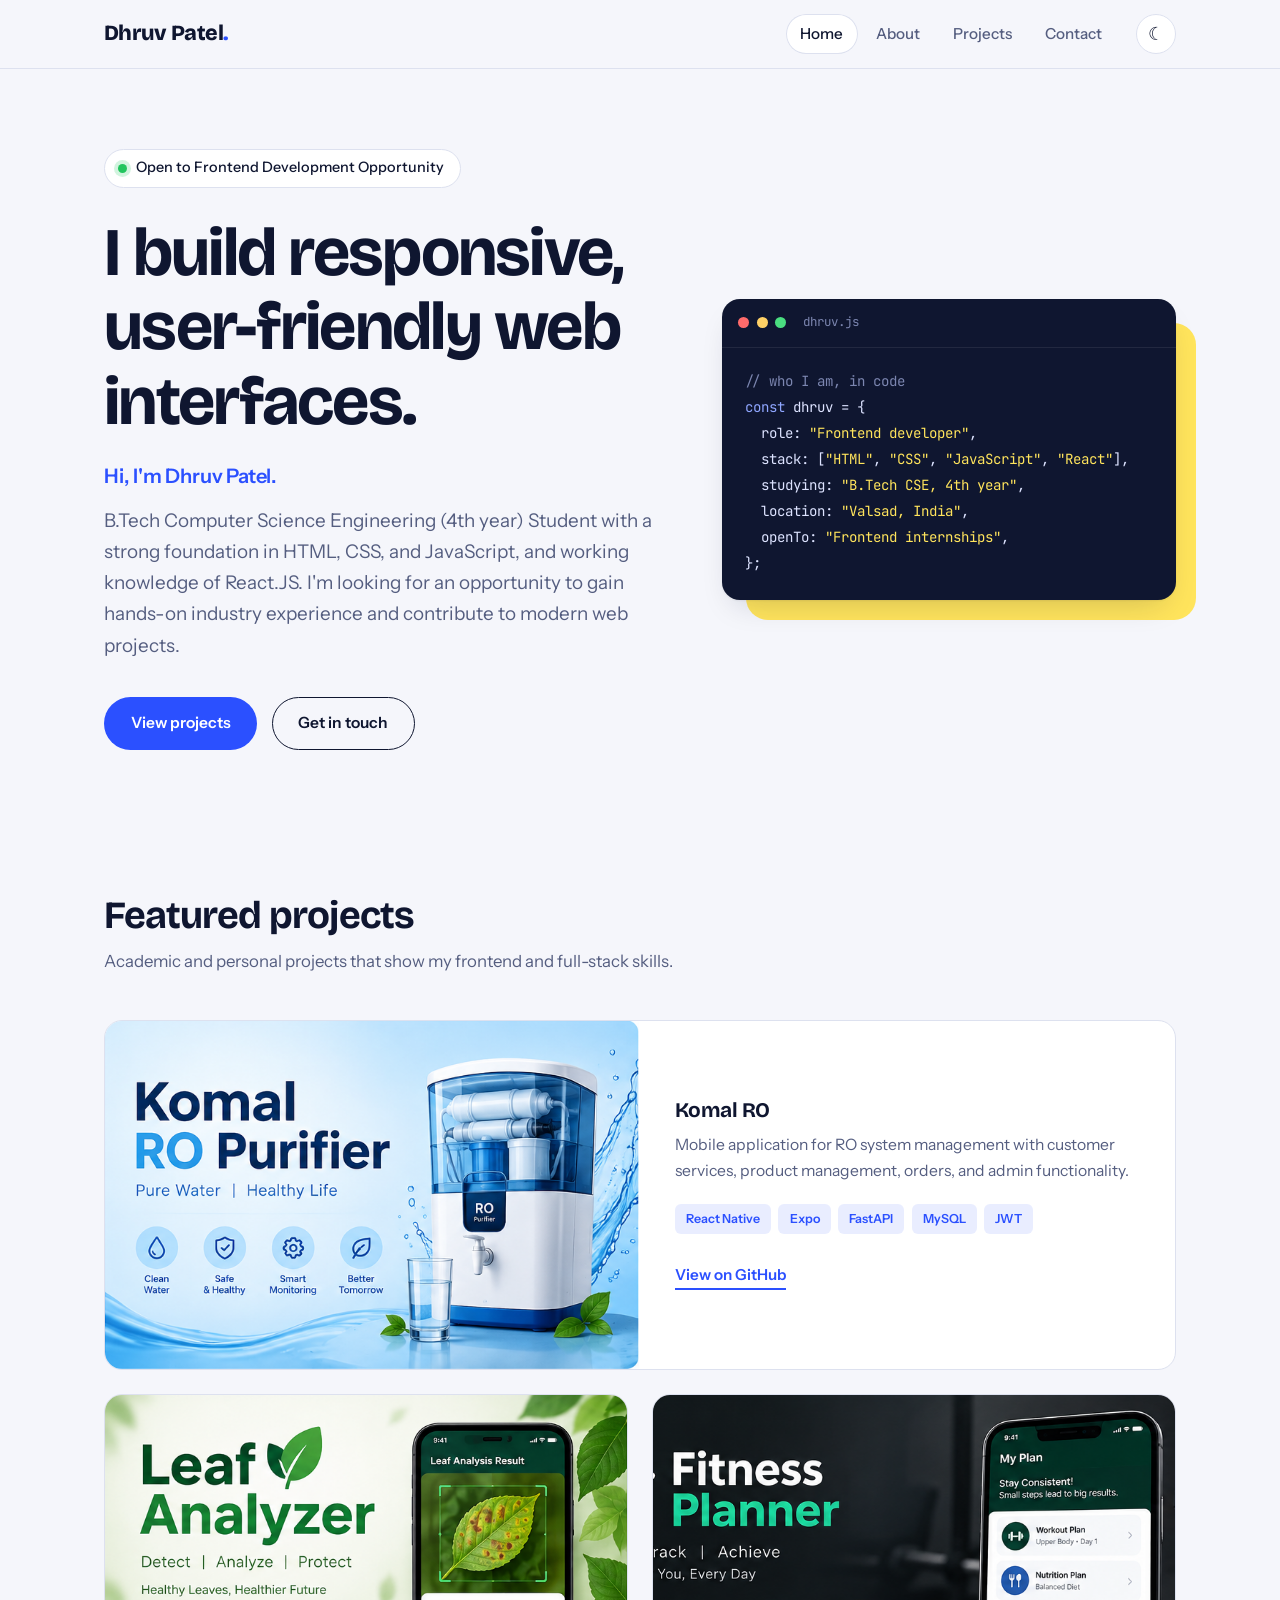
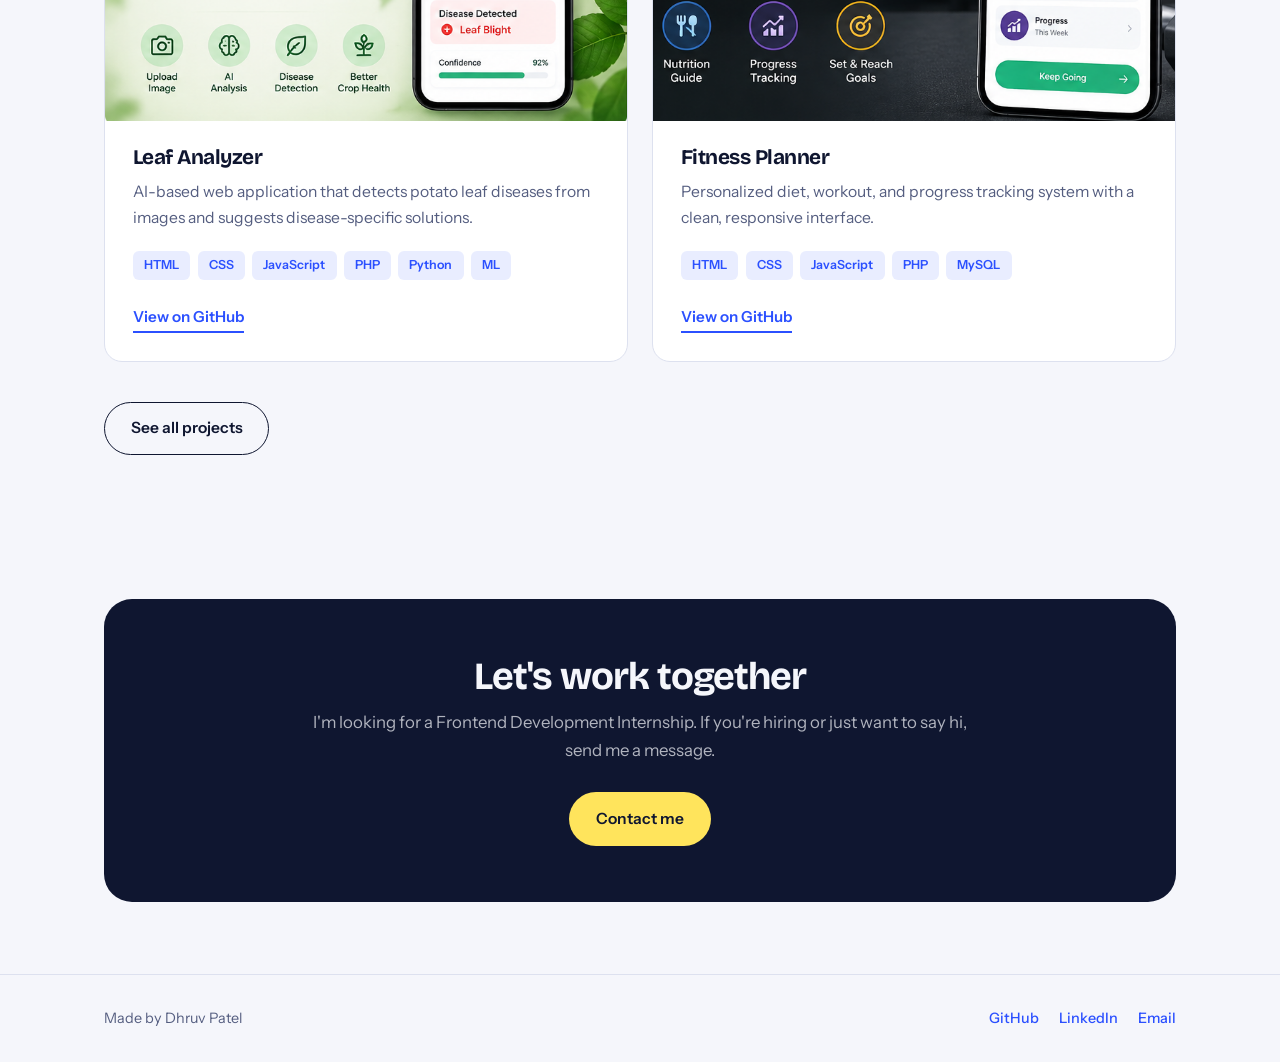
<file: index.html>
<!DOCTYPE html>
<html lang="en">
<head>
  <meta charset="UTF-8">
  <meta name="viewport" content="width=device-width, initial-scale=1.0">
  <title>Dhruv Patel | Frontend Developer</title>
  <meta name="description" content="Portfolio of Dhruv Patel - Frontend Developer and B.Tech CSE student specializing in HTML, CSS, JavaScript, and React.">
  <link rel="preconnect" href="https://fonts.googleapis.com">
  <link rel="preconnect" href="https://fonts.gstatic.com" crossorigin>
  <link href="https://fonts.googleapis.com/css2?family=Bricolage+Grotesque:opsz,wght@12..96,600;12..96,700;12..96,800&family=Instrument+Sans:wght@400;500;600&family=JetBrains+Mono:wght@400;500&display=swap" rel="stylesheet">
  <link rel="stylesheet" href="styles.css">
  <script src="script.js"></script>
</head>
<body>
  <nav>
    <div class="container nav-inner">
      <a href="index.html" class="logo">Dhruv Patel<span>.</span></a>
      <div class="nav-right">
        <ul class="nav-links" id="nav-links">
          <li><a href="index.html" class="active" aria-current="page">Home</a></li>
          <li><a href="about.html">About</a></li>
          <li><a href="projects.html">Projects</a></li>
          <li><a href="contact.html">Contact</a></li>
        </ul>
        <button class="icon-btn theme-toggle" type="button" aria-label="Switch theme">☾</button>
        <button class="icon-btn menu-toggle" type="button" aria-label="Toggle menu" aria-controls="nav-links" aria-expanded="false">☰</button>
      </div>
    </div>
  </nav>

  <main>
    <section class="hero">
      <div class="container hero-grid">
        <div>
          <div class="status">Open to Frontend Development Opportunity</div>
          <h1>I build responsive, user-friendly web interfaces.</h1>
          <span class="name">Hi, I'm Dhruv Patel.</span>
          <p class="hero-subtitle">
            B.Tech Computer Science Engineering (4th year) Student with a strong foundation in HTML, CSS, and JavaScript,
            and working knowledge of React.JS. I'm looking for an opportunity to gain hands-on industry experience and contribute to modern web projects.
          </p>
          <div class="hero-cta">
            <a href="projects.html" class="btn btn-primary">View projects</a>
            <a href="contact.html" class="btn btn-secondary">Get in touch</a>
          </div>
        </div>

        <div class="hero-visual" aria-hidden="true">
          <div class="window">
            <div class="window-bar"><i></i><i></i><i></i><span>dhruv.js</span></div>
            <div class="code">
              <span class="line" style="--i:0"><span class="c">// who I am, in code</span></span>
              <span class="line" style="--i:1"><span class="k">const</span> dhruv = {</span>
              <span class="line" style="--i:2">  role: <span class="s">"Frontend developer"</span>,</span>
              <span class="line" style="--i:3">  stack: [<span class="s">"HTML"</span>, <span class="s">"CSS"</span>, <span class="s">"JavaScript"</span>, <span class="s">"React"</span>],</span>
              <span class="line" style="--i:4">  studying: <span class="s">"B.Tech CSE, 4th year"</span>,</span>
              <span class="line" style="--i:5">  location: <span class="s">"Valsad, India"</span>,</span>
              <span class="line" style="--i:6">  openTo: <span class="s">"Frontend internships"</span>,</span>
              <span class="line" style="--i:7">};</span>
            </div>
          </div>
        </div>
      </div>
    </section>

    <section>
      <div class="container">
        <div class="section-header">
          <h2>Featured projects</h2>
          <p>Academic and personal projects that show my frontend and full-stack skills.</p>
        </div>

        <div class="project-grid">
          <article class="project project--row">
            <div class="project-media"><img src="images/komal-ro.png" alt="Komal RO app screens" loading="lazy"></div>
            <div class="project-body">
              <h3>Komal RO</h3>
              <p>Mobile application for RO system management with customer services, product management, orders, and admin functionality.</p>
              <ul class="tags">
                <li>React Native</li><li>Expo</li><li>FastAPI</li><li>MySQL</li><li>JWT</li>
              </ul>
              <a class="link" href="https://github.com/dhruvpatel85/komal-ro" target="_blank" rel="noopener">View on GitHub</a>
            </div>
          </article>

          <article class="project">
            <div class="project-media"><img src="images/Leaf Analyzer.png" alt="Leaf Analyzer" loading="lazy"></div>
            <div class="project-body">
              <h3>Leaf Analyzer</h3>
              <p>AI-based web application that detects potato leaf diseases from images and suggests disease-specific solutions.</p>
              <ul class="tags">
                <li>HTML</li><li>CSS</li><li>JavaScript</li><li>PHP</li><li>Python</li><li>ML</li>
              </ul>
              <a class="link" href="https://github.com/dhruvpatel85/leaf-analyzer" target="_blank" rel="noopener">View on GitHub</a>
            </div>
          </article>

          <article class="project">
            <div class="project-media"><img src="images/Fitness Planner.png" alt="Fitness Planner" loading="lazy"></div>
            <div class="project-body">
              <h3>Fitness Planner</h3>
              <p>Personalized diet, workout, and progress tracking system with a clean, responsive interface.</p>
              <ul class="tags">
                <li>HTML</li><li>CSS</li><li>JavaScript</li><li>PHP</li><li>MySQL</li>
              </ul>
              <a class="link" href="https://github.com/dhruvpatel85/fitness_planner" target="_blank" rel="noopener">View on GitHub</a>
            </div>
          </article>
        </div>

        <div style="margin-top: 2.5rem;">
          <a href="projects.html" class="btn btn-secondary">See all projects</a>
        </div>
      </div>
    </section>

    <section>
      <div class="container">
        <div class="cta">
          <h2>Let's work together</h2>
          <p>I'm looking for a Frontend Development Internship. If you're hiring or just want to say hi, send me a message.</p>
          <a href="contact.html" class="btn btn-primary">Contact me</a>
        </div>
      </div>
    </section>
  </main>

  <footer>
    <div class="container footer-inner">
      <p>Made by Dhruv Patel</p>
      <div class="footer-links">
        <a href="https://github.com/dhruvpatel85" target="_blank" rel="noopener">GitHub</a>
        <a href="https://www.linkedin.com/in/dhruv-patel-a21107290" target="_blank" rel="noopener">LinkedIn</a>
        <a href="mailto:dhruvvpatel85@gmail.com">Email</a>
      </div>
    </div>
  </footer>
</body>
</html>
</file>
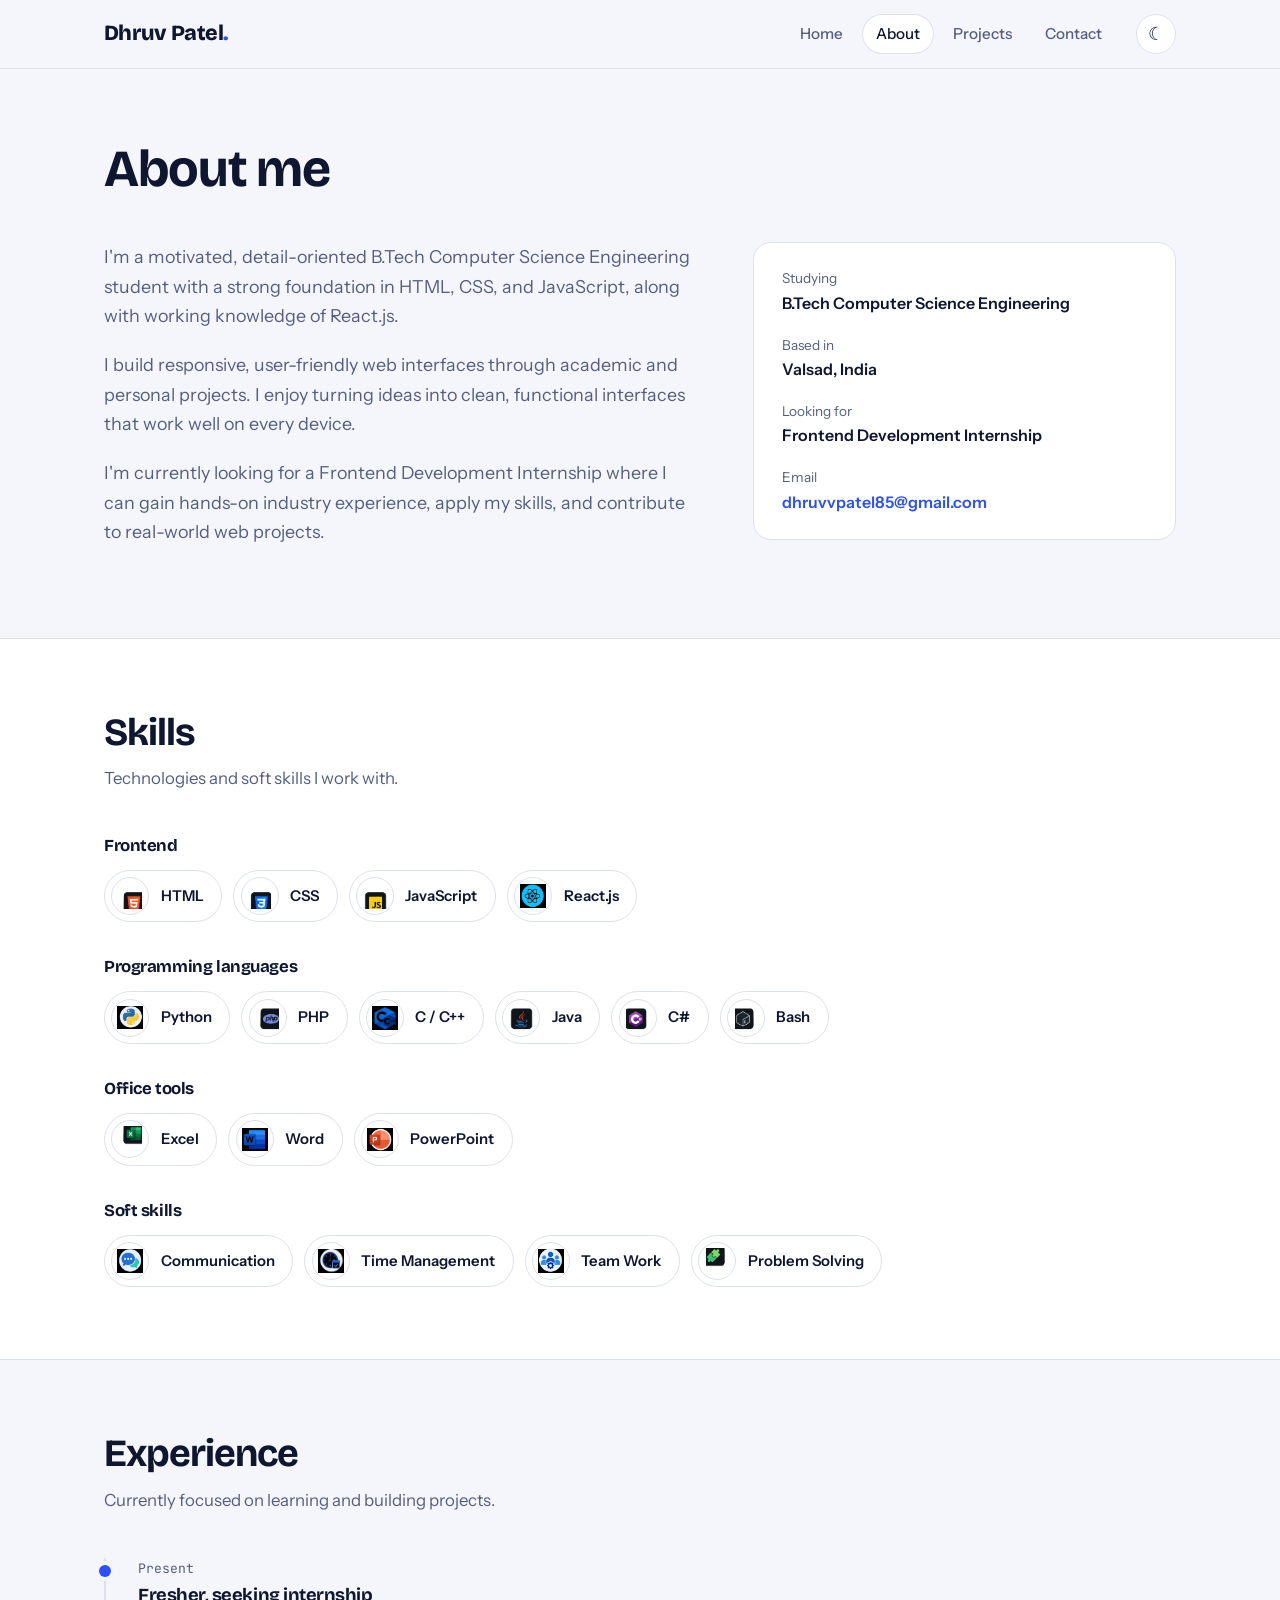
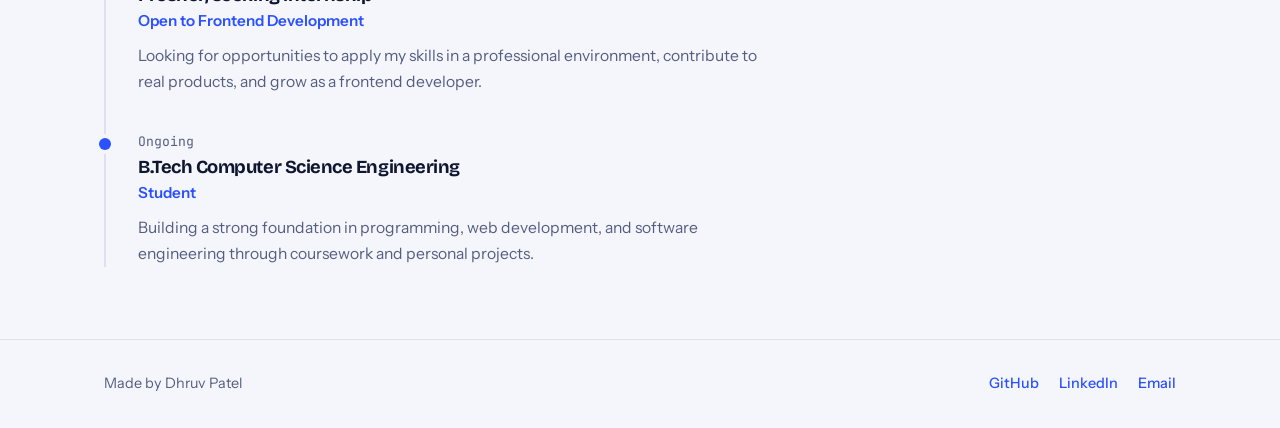
<file: about.html>
<!DOCTYPE html>
<html lang="en">
<head>
  <meta charset="UTF-8">
  <meta name="viewport" content="width=device-width, initial-scale=1.0">
  <title>About | Dhruv Patel</title>
  <meta name="description" content="About Dhruv Patel - Frontend Developer and B.Tech CSE student.">
  <link rel="preconnect" href="https://fonts.googleapis.com">
  <link rel="preconnect" href="https://fonts.gstatic.com" crossorigin>
  <link href="https://fonts.googleapis.com/css2?family=Bricolage+Grotesque:opsz,wght@12..96,600;12..96,700;12..96,800&family=Instrument+Sans:wght@400;500;600&family=JetBrains+Mono:wght@400;500&display=swap" rel="stylesheet">
  <link rel="stylesheet" href="styles.css">
  <script src="script.js"></script>
</head>
<body>
  <nav>
    <div class="container nav-inner">
      <a href="index.html" class="logo">Dhruv Patel<span>.</span></a>
      <div class="nav-right">
        <ul class="nav-links" id="nav-links">
          <li><a href="index.html">Home</a></li>
          <li><a href="about.html" class="active" aria-current="page">About</a></li>
          <li><a href="projects.html">Projects</a></li>
          <li><a href="contact.html">Contact</a></li>
        </ul>
        <button class="icon-btn theme-toggle" type="button" aria-label="Switch theme">☾</button>
        <button class="icon-btn menu-toggle" type="button" aria-label="Toggle menu" aria-controls="nav-links" aria-expanded="false">☰</button>
      </div>
    </div>
  </nav>

  <main>
    <section>
      <div class="container">
        <div class="section-header">
          <h1 style="font-size: clamp(2.25rem, 5vw, 3.25rem);">About me</h1>
        </div>

        <div class="about-grid">
          <div class="about-text">
            <p>
              I'm a motivated, detail-oriented B.Tech Computer Science Engineering student with a strong foundation in HTML, CSS, and JavaScript, along with working knowledge of React.js.
            </p>
            <p>
              I build responsive, user-friendly web interfaces through academic and personal projects. I enjoy turning ideas into clean, functional interfaces that work well on every device.
            </p>
            <p>
              I'm currently looking for a Frontend Development Internship where I can gain hands-on industry experience, apply my skills, and contribute to real-world web projects.
            </p>
          </div>

          <aside class="facts">
            <dl>
              <div><dt>Studying</dt><dd>B.Tech Computer Science Engineering</dd></div>
              <div><dt>Based in</dt><dd>Valsad, India</dd></div>
              <div><dt>Looking for</dt><dd>Frontend Development Internship</dd></div>
              <div><dt>Email</dt><dd><a href="mailto:dhruvvpatel85@gmail.com">dhruvvpatel85@gmail.com</a></dd></div>
            </dl>
          </aside>
        </div>
      </div>
    </section>

    <section class="band">
      <div class="container">
        <div class="section-header">
          <h2>Skills</h2>
          <p>Technologies and soft skills I work with.</p>
        </div>

        <div class="skill-group">
          <h3>Frontend</h3>
          <div class="skills-grid">
            <div class="skill-item"><div class="icon"><img src="images/html.png" alt=""></div><span>HTML</span></div>
            <div class="skill-item"><div class="icon"><img src="images/css.png" alt=""></div><span>CSS</span></div>
            <div class="skill-item"><div class="icon"><img src="images/javascript.png" alt=""></div><span>JavaScript</span></div>
            <div class="skill-item"><div class="icon"><img src="images/ReactJs.png" alt=""></div><span>React.js</span></div>
          </div>
        </div>

        <div class="skill-group">
          <h3>Programming languages</h3>
          <div class="skills-grid">
            <div class="skill-item"><div class="icon"><img src="images/Python.png" alt=""></div><span>Python</span></div>
            <div class="skill-item"><div class="icon"><img src="images/php.png" alt=""></div><span>PHP</span></div>
            <div class="skill-item"><div class="icon"><img src="images/C++.png" alt=""></div><span>C / C++</span></div>
            <div class="skill-item"><div class="icon"><img src="images/java.png" alt=""></div><span>Java</span></div>
            <div class="skill-item"><div class="icon"><img src="images/csharp.png" alt=""></div><span>C#</span></div>
            <div class="skill-item"><div class="icon"><img src="images/bash.png" alt=""></div><span>Bash</span></div>
          </div>
        </div>

        <div class="skill-group">
          <h3>Office tools</h3>
          <div class="skills-grid">
            <div class="skill-item"><div class="icon"><img src="images/excel.png" alt=""></div><span>Excel</span></div>
            <div class="skill-item"><div class="icon"><img src="images/Word.jpg" alt=""></div><span>Word</span></div>
            <div class="skill-item"><div class="icon"><img src="images/PowerPoint.png" alt=""></div><span>PowerPoint</span></div>
          </div>
        </div>

        <div class="skill-group" style="margin-bottom: 0;">
          <h3>Soft skills</h3>
          <div class="skills-grid">
            <div class="skill-item"><div class="icon"><img src="images/Communication.png" alt=""></div><span>Communication</span></div>
            <div class="skill-item"><div class="icon"><img src="images/Time Management.jpg" alt=""></div><span>Time Management</span></div>
            <div class="skill-item"><div class="icon"><img src="images/Team Work.png" alt=""></div><span>Team Work</span></div>
            <div class="skill-item"><div class="icon"><img src="images/Problem Solving.png" alt=""></div><span>Problem Solving</span></div>
          </div>
        </div>
      </div>
    </section>

    <section>
      <div class="container">
        <div class="section-header">
          <h2>Experience</h2>
          <p>Currently focused on learning and building projects.</p>
        </div>

        <div class="timeline">
          <div class="timeline-item">
            <div class="timeline-date">Present</div>
            <div class="timeline-content">
              <h3>Fresher, seeking internship</h3>
              <span class="company">Open to Frontend Development</span>
              <p>Looking for opportunities to apply my skills in a professional environment, contribute to real products, and grow as a frontend developer.</p>
            </div>
          </div>
          <div class="timeline-item">
            <div class="timeline-date">Ongoing</div>
            <div class="timeline-content">
              <h3>B.Tech Computer Science Engineering</h3>
              <span class="company">Student</span>
              <p>Building a strong foundation in programming, web development, and software engineering through coursework and personal projects.</p>
            </div>
          </div>
        </div>
      </div>
    </section>
  </main>

  <footer>
    <div class="container footer-inner">
      <p>Made by Dhruv Patel</p>
      <div class="footer-links">
        <a href="https://github.com/dhruvpatel85" target="_blank" rel="noopener">GitHub</a>
        <a href="https://www.linkedin.com/in/dhruv-patel-a21107290" target="_blank" rel="noopener">LinkedIn</a>
        <a href="mailto:dhruvvpatel85@gmail.com">Email</a>
      </div>
    </div>
  </footer>
</body>
</html>
</file>
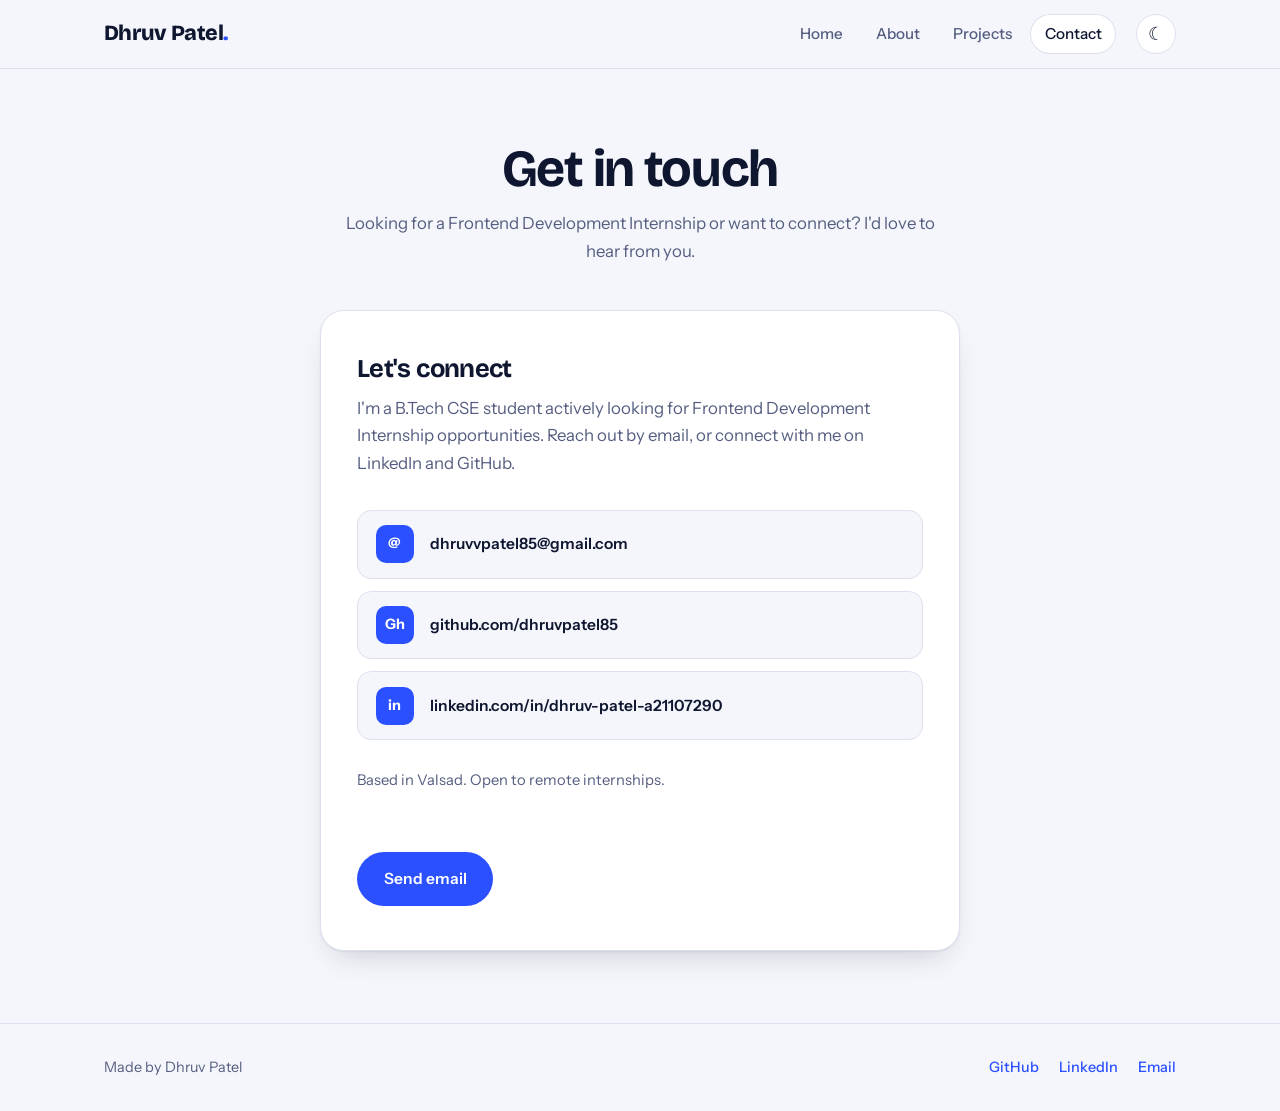
<file: contact.html>
<!DOCTYPE html>
<html lang="en">
<head>
  <meta charset="UTF-8">
  <meta name="viewport" content="width=device-width, initial-scale=1.0">
  <title>Contact | Dhruv Patel</title>
  <meta name="description" content="Get in touch with Dhruv Patel - Frontend Developer.">
  <link rel="preconnect" href="https://fonts.googleapis.com">
  <link rel="preconnect" href="https://fonts.gstatic.com" crossorigin>
  <link href="https://fonts.googleapis.com/css2?family=Bricolage+Grotesque:opsz,wght@12..96,600;12..96,700;12..96,800&family=Instrument+Sans:wght@400;500;600&family=JetBrains+Mono:wght@400;500&display=swap" rel="stylesheet">
  <link rel="stylesheet" href="styles.css">
  <script src="script.js"></script>
</head>
<body>
  <nav>
    <div class="container nav-inner">
      <a href="index.html" class="logo">Dhruv Patel<span>.</span></a>
      <div class="nav-right">
        <ul class="nav-links" id="nav-links">
          <li><a href="index.html">Home</a></li>
          <li><a href="about.html">About</a></li>
          <li><a href="projects.html">Projects</a></li>
          <li><a href="contact.html" class="active" aria-current="page">Contact</a></li>
        </ul>
        <button class="icon-btn theme-toggle" type="button" aria-label="Switch theme">☾</button>
        <button class="icon-btn menu-toggle" type="button" aria-label="Toggle menu" aria-controls="nav-links" aria-expanded="false">☰</button>
      </div>
    </div>
  </nav>

  <main>
    <section>
      <div class="container">
        <div class="section-header text-center">
          <h1 style="font-size: clamp(2.25rem, 5vw, 3.25rem); margin-bottom: 0.75rem;">Get in touch</h1>
          <p>Looking for a Frontend Development Internship or want to connect? I'd love to hear from you.</p>
        </div>

        <div class="contact-card">
          <h3>Let's connect</h3>
          <p>
            I'm a B.Tech CSE student actively looking for Frontend Development Internship opportunities.
            Reach out by email, or connect with me on LinkedIn and GitHub.
          </p>

          <div class="contact-links">
            <a href="mailto:dhruvvpatel85@gmail.com">
              <span class="badge" aria-hidden="true">@</span> dhruvvpatel85@gmail.com
            </a>
            <a href="https://github.com/dhruvpatel85" target="_blank" rel="noopener">
              <span class="badge" aria-hidden="true">Gh</span> github.com/dhruvpatel85
            </a>
            <a href="https://www.linkedin.com/in/dhruv-patel-a21107290" target="_blank" rel="noopener">
              <span class="badge" aria-hidden="true">in</span> linkedin.com/in/dhruv-patel-a21107290
            </a>
          </div>

          <p class="contact-note">Based in Valsad. Open to remote internships.</p>

          <a href="mailto:dhruvvpatel85@gmail.com" class="btn btn-primary">Send email</a>
        </div>
      </div>
    </section>
  </main>

  <footer>
    <div class="container footer-inner">
      <p>Made by Dhruv Patel</p>
      <div class="footer-links">
        <a href="https://github.com/dhruvpatel85" target="_blank" rel="noopener">GitHub</a>
        <a href="https://www.linkedin.com/in/dhruv-patel-a21107290" target="_blank" rel="noopener">LinkedIn</a>
        <a href="mailto:dhruvvpatel85@gmail.com">Email</a>
      </div>
    </div>
  </footer>
</body>
</html>
</file>
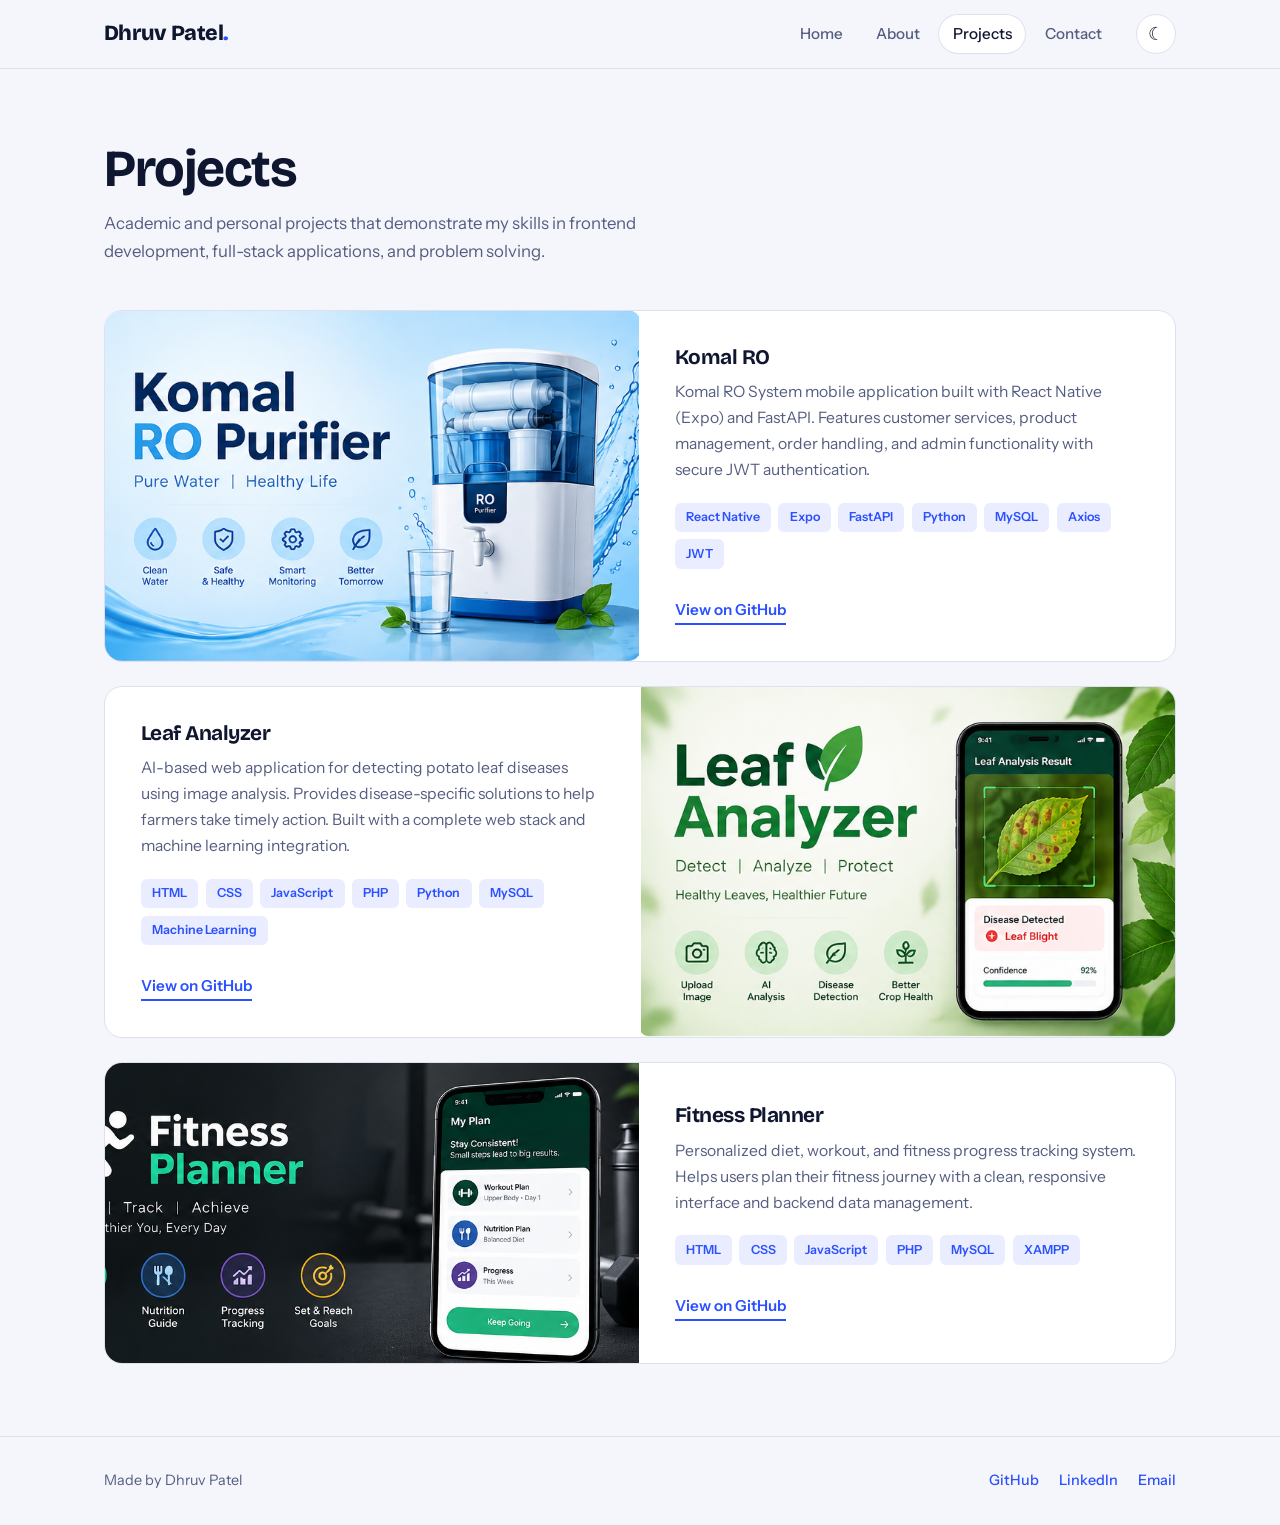
<file: projects.html>
<!DOCTYPE html>
<html lang="en">
<head>
  <meta charset="UTF-8">
  <meta name="viewport" content="width=device-width, initial-scale=1.0">
  <title>Projects | Dhruv Patel</title>
  <meta name="description" content="Projects by Dhruv Patel - Frontend Developer.">
  <link rel="preconnect" href="https://fonts.googleapis.com">
  <link rel="preconnect" href="https://fonts.gstatic.com" crossorigin>
  <link href="https://fonts.googleapis.com/css2?family=Bricolage+Grotesque:opsz,wght@12..96,600;12..96,700;12..96,800&family=Instrument+Sans:wght@400;500;600&family=JetBrains+Mono:wght@400;500&display=swap" rel="stylesheet">
  <link rel="stylesheet" href="styles.css">
  <script src="script.js"></script>
</head>
<body>
  <nav>
    <div class="container nav-inner">
      <a href="index.html" class="logo">Dhruv Patel<span>.</span></a>
      <div class="nav-right">
        <ul class="nav-links" id="nav-links">
          <li><a href="index.html">Home</a></li>
          <li><a href="about.html">About</a></li>
          <li><a href="projects.html" class="active" aria-current="page">Projects</a></li>
          <li><a href="contact.html">Contact</a></li>
        </ul>
        <button class="icon-btn theme-toggle" type="button" aria-label="Switch theme">☾</button>
        <button class="icon-btn menu-toggle" type="button" aria-label="Toggle menu" aria-controls="nav-links" aria-expanded="false">☰</button>
      </div>
    </div>
  </nav>

  <main>
    <section>
      <div class="container">
        <div class="section-header">
          <h1 style="font-size: clamp(2.25rem, 5vw, 3.25rem); margin-bottom: 0.75rem;">Projects</h1>
          <p>Academic and personal projects that demonstrate my skills in frontend development, full-stack applications, and problem solving.</p>
        </div>

        <div class="project-list">
          <article class="project project--row">
            <div class="project-media"><img src="images/komal-ro.png" alt="Komal RO app screens" loading="lazy"></div>
            <div class="project-body">
              <h3>Komal RO</h3>
              <p>Komal RO System mobile application built with React Native (Expo) and FastAPI. Features customer services, product management, order handling, and admin functionality with secure JWT authentication.</p>
              <ul class="tags">
                <li>React Native</li><li>Expo</li><li>FastAPI</li><li>Python</li><li>MySQL</li><li>Axios</li><li>JWT</li>
              </ul>
              <a class="link" href="https://github.com/dhruvpatel85/komal-ro" target="_blank" rel="noopener">View on GitHub</a>
            </div>
          </article>

          <article class="project project--row">
            <div class="project-media"><img src="images/Leaf Analyzer.png" alt="Leaf Analyzer" loading="lazy"></div>
            <div class="project-body">
              <h3>Leaf Analyzer</h3>
              <p>AI-based web application for detecting potato leaf diseases using image analysis. Provides disease-specific solutions to help farmers take timely action. Built with a complete web stack and machine learning integration.</p>
              <ul class="tags">
                <li>HTML</li><li>CSS</li><li>JavaScript</li><li>PHP</li><li>Python</li><li>MySQL</li><li>Machine Learning</li>
              </ul>
              <a class="link" href="https://github.com/dhruvpatel85/leaf-analyzer" target="_blank" rel="noopener">View on GitHub</a>
            </div>
          </article>

          <article class="project project--row">
            <div class="project-media"><img src="images/Fitness Planner.png" alt="Fitness Planner" loading="lazy"></div>
            <div class="project-body">
              <h3>Fitness Planner</h3>
              <p>Personalized diet, workout, and fitness progress tracking system. Helps users plan their fitness journey with a clean, responsive interface and backend data management.</p>
              <ul class="tags">
                <li>HTML</li><li>CSS</li><li>JavaScript</li><li>PHP</li><li>MySQL</li><li>XAMPP</li>
              </ul>
              <a class="link" href="https://github.com/dhruvpatel85/fitness_planner" target="_blank" rel="noopener">View on GitHub</a>
            </div>
          </article>
        </div>
      </div>
    </section>
  </main>

  <footer>
    <div class="container footer-inner">
      <p>Made by Dhruv Patel</p>
      <div class="footer-links">
        <a href="https://github.com/dhruvpatel85" target="_blank" rel="noopener">GitHub</a>
        <a href="https://www.linkedin.com/in/dhruv-patel-a21107290" target="_blank" rel="noopener">LinkedIn</a>
        <a href="mailto:dhruvvpatel85@gmail.com">Email</a>
      </div>
    </div>
  </footer>
</body>
</html>
</file>
<file: styles.css>
/* Dhruv Patel — Frontend Developer Portfolio
   Light by default, dark mode via toggle (or system preference). */

:root {
  --bg: #f5f6fb;
  --surface: #ffffff;
  --surface-2: #eceff9;
  --ink: #0f1630;
  --muted: #555e80;
  --line: #dde1ef;
  --accent: #2b50ff;
  --accent-hover: #1a38d6;
  --accent-ink: #ffffff;
  --accent-soft: rgba(43, 80, 255, 0.1);
  --hi: #ffe45c;

  --code-bg: #0f1630;
  --code-ink: #dde3ff;
  --c-key: #8fa6ff;
  --c-str: #ffe45c;
  --c-com: #7c86b0;

  --shadow: 0 1px 2px rgba(15, 22, 48, 0.06), 0 14px 32px -14px rgba(15, 22, 48, 0.22);
  --radius: 18px;
  --font-display: 'Bricolage Grotesque', 'Inter', system-ui, sans-serif;
  --font-body: 'Instrument Sans', system-ui, -apple-system, 'Segoe UI', sans-serif;
  --font-mono: 'JetBrains Mono', 'Fira Code', monospace;
  --ease: 0.2s ease;
  color-scheme: light;
}

:root[data-theme='dark'] {
  --bg: #0b0f20;
  --surface: #131936;
  --surface-2: #1a2146;
  --ink: #eef1ff;
  --muted: #9aa3c7;
  --line: #252d55;
  --accent: #8aa0ff;
  --accent-hover: #a9b9ff;
  --accent-ink: #0b0f20;
  --accent-soft: rgba(138, 160, 255, 0.14);
  --code-bg: #080b18;
  --shadow: 0 14px 32px -14px rgba(0, 0, 0, 0.7);
  color-scheme: dark;
}

*, *::before, *::after { margin: 0; padding: 0; box-sizing: border-box; }

html { scroll-behavior: smooth; }

body {
  font-family: var(--font-body);
  background: var(--bg);
  color: var(--ink);
  line-height: 1.65;
  min-height: 100vh;
  display: flex;
  flex-direction: column;
  -webkit-font-smoothing: antialiased;
}

h1, h2, h3 {
  font-family: var(--font-display);
  font-weight: 700;
  letter-spacing: -0.025em;
  line-height: 1.1;
}
h1 { font-size: clamp(2.5rem, 6vw, 4.25rem); }
h2 { font-size: clamp(1.75rem, 3.2vw, 2.4rem); margin-bottom: 0.75rem; }
h3 { font-size: 1.3rem; }

p { color: var(--muted); font-size: 1.05rem; max-width: 62ch; }

a { color: var(--accent); text-decoration: none; transition: color var(--ease); }
a:hover { color: var(--accent-hover); }

:focus-visible {
  outline: 3px solid var(--accent);
  outline-offset: 3px;
  border-radius: 6px;
}

img { max-width: 100%; display: block; }

.container { width: 100%; max-width: 1120px; margin: 0 auto; padding: 0 1.5rem; }
.text-center { text-align: center; }
.text-center p { margin-left: auto; margin-right: auto; }

/* ---------- Navigation ---------- */
nav {
  position: sticky;
  top: 0;
  z-index: 100;
  background: color-mix(in srgb, var(--bg) 85%, transparent);
  backdrop-filter: blur(14px);
  -webkit-backdrop-filter: blur(14px);
  border-bottom: 1px solid var(--line);
}
.nav-inner { display: flex; align-items: center; justify-content: space-between; height: 68px; gap: 1rem; }
.logo { font-family: var(--font-display); font-weight: 800; font-size: 1.35rem; color: var(--ink); letter-spacing: -0.03em; }
.logo:hover { color: var(--ink); }
.logo span { color: var(--accent); }

.nav-right { display: flex; align-items: center; gap: 1.25rem; }
.nav-links { display: flex; gap: 0.25rem; list-style: none; }
.nav-links a {
  display: block;
  padding: 0.45rem 0.9rem;
  border-radius: 999px;
  color: var(--muted);
  font-size: 0.95rem;
  font-weight: 500;
}
.nav-links a:hover { color: var(--ink); background: var(--surface-2); }
.nav-links a.active { color: var(--ink); background: var(--surface); box-shadow: inset 0 0 0 1px var(--line); }

.icon-btn {
  width: 40px; height: 40px;
  display: inline-grid; place-items: center;
  border-radius: 50%;
  border: 1px solid var(--line);
  background: var(--surface);
  color: var(--ink);
  font-size: 1.1rem;
  cursor: pointer;
  transition: background var(--ease), transform var(--ease);
}
.icon-btn:hover { background: var(--surface-2); }
.icon-btn:active { transform: scale(0.94); }
.menu-toggle { display: none; }

/* ---------- Buttons ---------- */
.btn {
  display: inline-flex; align-items: center; justify-content: center;
  padding: 0.8rem 1.6rem;
  border-radius: 999px;
  font-weight: 600; font-size: 0.97rem;
  border: 1.5px solid transparent;
  cursor: pointer;
  transition: background var(--ease), transform var(--ease), border-color var(--ease);
}
.btn:active { transform: scale(0.97); }
.btn-primary { background: var(--accent); color: var(--accent-ink); }
.btn-primary:hover { background: var(--accent-hover); color: var(--accent-ink); }
.btn-secondary { background: transparent; color: var(--ink); border-color: var(--ink); }
.btn-secondary:hover { background: var(--ink); color: var(--bg); }

/* ---------- Hero ---------- */
.hero { padding: 5rem 0 4.5rem; }
.hero-grid { display: grid; grid-template-columns: 1.1fr 0.9fr; gap: 4rem; align-items: center; }

.status {
  display: inline-flex; align-items: center; gap: 0.6rem;
  background: var(--surface);
  border: 1px solid var(--line);
  padding: 0.4rem 1rem 0.4rem 0.8rem;
  border-radius: 999px;
  font-size: 0.9rem; font-weight: 500; color: var(--ink);
  margin-bottom: 1.75rem;
}
.status::before {
  content: '';
  width: 9px; height: 9px; border-radius: 50%;
  background: #22c55e;
  box-shadow: 0 0 0 4px rgba(34, 197, 94, 0.2);
}

.hero h1 { margin-bottom: 1.25rem; }
.hero .name { display: block; font-size: 1.25rem; font-weight: 600; color: var(--accent); letter-spacing: -0.01em; margin-bottom: 0.75rem; font-family: var(--font-body); }
.hero-subtitle { font-size: 1.18rem; margin-bottom: 2.25rem; }
.hero-cta { display: flex; gap: 0.9rem; flex-wrap: wrap; }

/* Hero visual: code window on a yellow block */
.hero-visual { position: relative; }
.hero-visual::before {
  content: '';
  position: absolute;
  inset: 1.5rem -1.25rem -1.25rem 1.5rem;
  background: var(--hi);
  border-radius: 22px;
}
.window {
  position: relative;
  background: var(--code-bg);
  color: var(--code-ink);
  border-radius: 18px;
  box-shadow: var(--shadow);
  overflow: hidden;
}
.window-bar { display: flex; align-items: center; gap: 0.45rem; padding: 0.85rem 1rem; border-bottom: 1px solid rgba(255,255,255,0.08); }
.window-bar i { width: 11px; height: 11px; border-radius: 50%; background: #3a4272; }
.window-bar i:nth-child(1) { background: #ff6b6b; }
.window-bar i:nth-child(2) { background: #ffd166; }
.window-bar i:nth-child(3) { background: #4ade80; }
.window-bar span { margin-left: 0.6rem; font-family: var(--font-mono); font-size: 0.78rem; color: var(--c-com); }
.code { font-family: var(--font-mono); font-size: 0.88rem; line-height: 1.85; padding: 1.25rem 1.4rem 1.5rem; overflow-x: auto; }
.code .line { display: block; white-space: pre; animation: typeIn 0.5s ease both; animation-delay: calc(0.25s + var(--i) * 0.14s); }
.code .k { color: var(--c-key); }
.code .s { color: var(--c-str); }
.code .c { color: var(--c-com); }

@keyframes typeIn {
  from { opacity: 0; transform: translateX(-8px); }
  to { opacity: 1; transform: none; }
}

/* ---------- Sections ---------- */
section { padding: 4.5rem 0; }
.section-header { margin-bottom: 2.75rem; }
.section-header p { max-width: 54ch; }

.band { background: var(--surface); border-top: 1px solid var(--line); border-bottom: 1px solid var(--line); }

/* ---------- Projects ---------- */
.project-grid { display: grid; grid-template-columns: repeat(2, 1fr); gap: 1.5rem; }
.project-list { display: flex; flex-direction: column; gap: 1.5rem; }

.project {
  display: flex; flex-direction: column;
  background: var(--surface);
  border: 1px solid var(--line);
  border-radius: var(--radius);
  overflow: hidden;
}
.project-media { background: var(--surface-2); aspect-ratio: 16 / 10; overflow: hidden; }
.project-media img { width: 100%; height: 100%; object-fit: cover; transition: transform 0.5s ease; }
.project:hover .project-media img { transform: scale(1.03); }
.project-body { display: flex; flex-direction: column; padding: 1.6rem 1.75rem 1.75rem; flex: 1; }
.project-body h3 { margin-bottom: 0.6rem; }
.project-body p { font-size: 0.98rem; margin-bottom: 1.25rem; }

.tags { display: flex; flex-wrap: wrap; gap: 0.45rem; list-style: none; margin-bottom: 1.5rem; }
.tags li {
  background: var(--accent-soft);
  color: var(--accent);
  font-size: 0.78rem; font-weight: 600;
  padding: 0.28rem 0.7rem;
  border-radius: 6px;
}
:root[data-theme='dark'] .tags li { color: var(--ink); }

.link { margin-top: auto; font-weight: 600; font-size: 0.95rem; align-self: flex-start; border-bottom: 2px solid currentColor; padding-bottom: 1px; }

@media (min-width: 821px) {
  .project--row { flex-direction: row; }
  .project--row .project-media { flex: 1.15; aspect-ratio: auto; min-height: 300px; }
  .project--row .project-body { flex: 1; justify-content: center; padding: 2.25rem; }
  .project--row .project-body .link { margin-top: 0.25rem; }
  .project-list .project--row:nth-child(even) { flex-direction: row-reverse; }
  .project-grid .project--row { grid-column: 1 / -1; }
}

/* ---------- Call to action ---------- */
.cta { background: var(--ink); color: var(--bg); border-radius: 28px; padding: 3.5rem 2rem; text-align: center; }
.cta h2 { color: var(--bg); }
.cta p { color: color-mix(in srgb, var(--bg) 70%, transparent); margin: 0 auto 1.75rem; }
.cta .btn-primary { background: var(--hi); color: #0f1630; }
.cta .btn-primary:hover { background: #fff0a3; color: #0f1630; }

/* ---------- About ---------- */
.about-grid { display: grid; grid-template-columns: 1.4fr 1fr; gap: 3.5rem; align-items: start; }
.about-text p { margin-bottom: 1.2rem; font-size: 1.12rem; }
.facts { background: var(--surface); border: 1px solid var(--line); border-radius: var(--radius); padding: 1.5rem 1.75rem; }
.facts dl { display: grid; gap: 1.1rem; }
.facts dt { font-size: 0.85rem; color: var(--muted); }
.facts dd { font-weight: 600; }

.skill-group { margin-bottom: 2.25rem; }
.skill-group h3 { font-size: 1.05rem; margin-bottom: 0.9rem; color: var(--ink); }
.skills-grid { display: flex; flex-wrap: wrap; gap: 0.7rem; }
.skill-item {
  display: inline-flex; align-items: center; gap: 0.7rem;
  background: var(--surface);
  border: 1px solid var(--line);
  border-radius: 999px;
  padding: 0.4rem 1.1rem 0.4rem 0.4rem;
  transition: border-color var(--ease), transform var(--ease);
}
.skill-item:hover { border-color: var(--accent); transform: translateY(-2px); }
.skill-item .icon { width: 38px; height: 38px; border-radius: 50%; background: #fff; display: grid; place-items: center; overflow: hidden; flex-shrink: 0; border: 1px solid var(--line); }
.skill-item .icon img { width: 26px; height: 26px; object-fit: contain; }
.skill-item span { font-size: 0.93rem; font-weight: 600; color: var(--ink); }

.timeline { position: relative; display: flex; flex-direction: column; gap: 2.25rem; padding-left: 2rem; border-left: 2px solid var(--line); }
.timeline-item { position: relative; }
.timeline-item::before {
  content: '';
  position: absolute; left: calc(-2rem - 7px); top: 0.45rem;
  width: 12px; height: 12px; border-radius: 50%;
  background: var(--accent); box-shadow: 0 0 0 4px var(--bg);
}
.timeline-date { font-family: var(--font-mono); font-size: 0.82rem; color: var(--muted); margin-bottom: 0.3rem; }
.timeline-content h3 { font-size: 1.15rem; margin-bottom: 0.2rem; }
.company { color: var(--accent); font-weight: 600; font-size: 0.95rem; display: block; margin-bottom: 0.6rem; }
.timeline-content p { font-size: 0.98rem; }

/* ---------- Contact ---------- */
.contact-card { max-width: 640px; margin: 0 auto; background: var(--surface); border: 1px solid var(--line); border-radius: 24px; padding: 2.75rem 2.25rem; box-shadow: var(--shadow); }
.contact-card h3 { font-size: 1.6rem; margin-bottom: 0.75rem; }
.contact-card > p { margin-bottom: 2rem; }
.contact-links { display: flex; flex-direction: column; gap: 0.75rem; }
.contact-links a {
  display: flex; align-items: center; gap: 1rem;
  padding: 0.9rem 1.1rem;
  background: var(--bg);
  border: 1px solid var(--line);
  border-radius: 14px;
  color: var(--ink); font-weight: 600; font-size: 0.97rem;
  word-break: break-word;
  transition: border-color var(--ease), transform var(--ease);
}
.contact-links a:hover { border-color: var(--accent); transform: translateX(3px); color: var(--ink); }
.contact-links .badge { width: 38px; height: 38px; border-radius: 10px; background: var(--accent); color: var(--accent-ink); display: grid; place-items: center; font-size: 0.9rem; font-weight: 700; flex-shrink: 0; }
.contact-note { margin-top: 1.75rem; font-size: 0.92rem; }
.contact-card .btn { margin-top: 1.75rem; }

/* ---------- Footer ---------- */
footer { margin-top: auto; border-top: 1px solid var(--line); padding: 2rem 0; }
.footer-inner { display: flex; justify-content: space-between; align-items: center; flex-wrap: wrap; gap: 1rem; }
footer p { font-size: 0.9rem; color: var(--muted); }
.footer-links { display: flex; gap: 1.25rem; font-size: 0.9rem; font-weight: 500; }

/* ---------- Responsive ---------- */
@media (max-width: 820px) {
  .hero { padding: 3rem 0 3rem; }
  .hero-grid { grid-template-columns: 1fr; gap: 3rem; }
  .hero-visual::before { inset: 1rem -0.5rem -0.75rem 1rem; }
  .about-grid { grid-template-columns: 1fr; gap: 2.5rem; }
  .project-grid { grid-template-columns: 1fr; }
  section { padding: 3.25rem 0; }
}

@media (max-width: 768px) {
  .menu-toggle { display: inline-grid; }
  .nav-links {
    display: none;
    position: absolute; top: 68px; left: 0; right: 0;
    background: var(--bg);
    border-bottom: 1px solid var(--line);
    flex-direction: column;
    padding: 0.75rem 1.5rem 1.25rem;
  }
  .nav-links.open { display: flex; }
  .nav-links a { padding: 0.7rem 0.9rem; }
  .cta { padding: 2.5rem 1.5rem; }
  .contact-card { padding: 2rem 1.25rem; }
}

@media (prefers-reduced-motion: reduce) {
  *, *::before, *::after { animation: none !important; transition: none !important; scroll-behavior: auto !important; }
}
</file>
